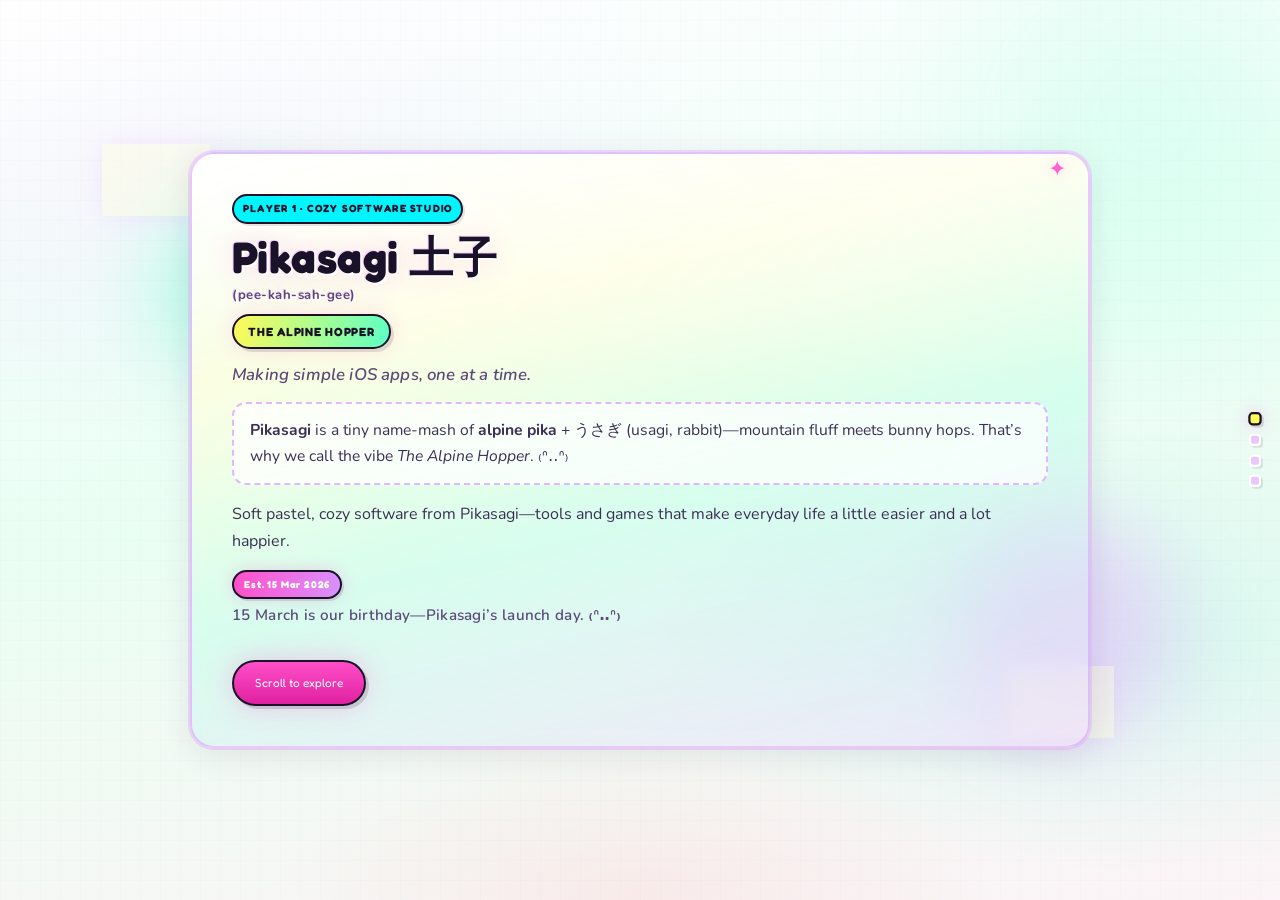
<file: index.html>
<!DOCTYPE html>
<html lang="en">
  <head>
    <meta charset="UTF-8" />
    <meta name="viewport" content="width=device-width, initial-scale=1.0" />
    <meta
      name="description"
      content="Pikasagi — cozy iOS studio (The Alpine Hopper). Making simple iOS apps, one at a time."
    />
    <title>Pikasagi | 土子</title>
    <link rel="icon" href="./image.png" type="image/png" />
    <link rel="apple-touch-icon" href="./image.png" />
    <link rel="preconnect" href="https://fonts.googleapis.com" />
    <link rel="preconnect" href="https://fonts.gstatic.com" crossorigin />
    <link
      href="https://fonts.googleapis.com/css2?family=Fredoka:wght@500;600;700&family=Nunito:wght@400;600;700&display=swap"
      rel="stylesheet"
    />
    <link rel="stylesheet" href="./styles.css" />
  </head>
  <body>
    <aside class="slide-nav" aria-label="Section navigation">
      <a href="#home" class="dot active" aria-label="Home"></a>
      <a href="#about" class="dot" aria-label="About"></a>
      <a href="#projects" class="dot" aria-label="Projects"></a>
      <a href="#hangout" class="dot" aria-label="Hangout"></a>
    </aside>

    <main>
      <section id="home" class="slide slide--hero">
        <div class="glow glow--mint" aria-hidden="true"></div>
        <div class="glow glow--lavender" aria-hidden="true"></div>
        <div class="pixel-cloud cloud-one" aria-hidden="true"></div>
        <div class="pixel-cloud cloud-two" aria-hidden="true"></div>
        <div class="content-card content-card--hero">
          <p class="eyebrow">player 1 · cozy software studio</p>
          <div class="title-stack">
            <h1>
              Pikasagi <span lang="zh-Hant">土子</span>
              <span class="brand-pronunciation">(pee-kah-sah-gee)</span>
            </h1>
            <p class="tag-badge" role="doc-subtitle">The Alpine Hopper</p>
            <p class="builder-tagline">Making simple iOS apps, one at a time.</p>
          </div>
          <p class="name-origin">
            <strong>Pikasagi</strong> is a tiny name-mash of <strong>alpine pika</strong>
            + <span lang="ja">うさぎ</span> (usagi, rabbit)—mountain fluff meets
            bunny hops. That’s why we call the vibe <em>The Alpine Hopper</em>.
            ₍ᐢ‥ᐢ₎
          </p>
          <p>
            Soft pastel, cozy software from Pikasagi—tools and games that make
            everyday life a little easier and a lot happier.
          </p>
          <p class="meta-line"><span class="meta-pill">Est. 15 Mar 2026</span></p>
          <p class="birthday-note">
            15 March is our birthday—Pikasagi’s launch day. ₍ᐢ‥ᐢ₎
          </p>
          <a href="#about" class="button">Scroll to explore</a>
        </div>
      </section>

      <section id="about" class="slide">
        <div class="content-card">
          <p class="eyebrow">about us</p>
          <h2>The Alpine Hopper studio</h2>
          <p>
            Pikasagi builds flat, playful software—pastel, calm, and a little
            whimsical. Think matte cards, gentle color, and tools that feel
            friendly the first time you open them.
          </p>
          <p>
            We think of our work as <strong>app building</strong>: careful and
            hands-on, one release at a time.
          </p>
          <p>
            The Alpine Hopper is our mascot spirit: part alpine pika, part
            <span lang="ja">うさぎ</span>, all bounce. We make things for
            players and anyone who wants a gentler, cuter interface to real
            life.
          </p>
        </div>
      </section>

      <section id="projects" class="slide">
        <div class="content-card">
          <p class="eyebrow">products</p>
          <h2>What we are building</h2>
          <div class="project-grid project-grid--split">
            <article class="project-tile project-tile--featured">
              <button
                type="button"
                class="project-toggle"
                aria-expanded="false"
                aria-controls="taxho-panel"
              >
                <span class="toggle-eyebrow">Tap card to open</span>
                <span class="product-title">TaxHo</span>
                <span class="toggle-hint">AI-supported tax companion for HK</span>
              </button>
              <div id="taxho-panel" class="project-detail">
                <p>
                  Our first app—an AI-supported receipt and tax record tracker
                  for Hong Kong, built so income, expenses, and
                  submission-ready records stay organized all year.
                </p>
                <p class="price-label">Current version</p>
                <p class="version-line">
                  <span class="version-badge">v1.03</span>
                  <span class="version-caption">Latest on the App Store</span>
                </p>
                <p class="price-label">Recent updates</p>
                <ul class="changelog-list">
                  <li>
                    <strong>v1.03</strong> — Import <strong>photos</strong> and
                    <strong>PDFs</strong> as tax items: snap a receipt or drop
                    a document and turn it into a tax item—a feature we’re
                    proud of.
                  </li>
                </ul>
                <p class="price-label">Pricing (App Store)</p>
                <ul class="price-list">
                  <li><strong>HK$8</strong> / month</li>
                  <li><strong>HK$68</strong> / year</li>
                  <li><strong>HK$128</strong> lifetime</li>
                </ul>
                <p>
                  Want an <strong>early supporter</strong> deal? Email us or
                  send a DM on Instagram—we’re happy to chat.
                </p>
                <p class="price-label">TaxHo links</p>
                <p>
                  <a
                    href="https://apps.apple.com/hk/app/taxho/id6761427267?l=en-GB"
                    target="_blank"
                    rel="noreferrer"
                    >View TaxHo on the App Store</a
                  >
                </p>
                <p>
                  <a href="./taxho-support.html">TaxHo support &amp; contact</a>
                  ·
                  <a href="./taxho-privacy.html">TaxHo Privacy Policy</a>
                </p>
              </div>
            </article>
            <article class="project-tile project-tile--soon">
              <button
                type="button"
                class="project-toggle"
                aria-expanded="false"
                aria-controls="phogogo-panel"
              >
                <span class="toggle-eyebrow">Tap card to open</span>
                <span class="product-title">phogogo</span>
                <span class="toggle-hint">A cozy clear-out for your camera roll</span>
                <span class="soon-badge">Coming soon</span>
              </button>
              <div id="phogogo-panel" class="project-detail">
                <p>
                  Our next app—a short, gentle pass through the photos already
                  on your phone. Keep the ones you love, let the rest go, and
                  leave the camera roll feeling a little lighter.
                </p>
                <p>
                  Still hopping toward the App Store. Same soft pastel heart,
                  one small round at a time. ₍ᐢ‥ᐢ₎
                </p>
                <p class="price-label">phogogo links</p>
                <p>
                  <a href="./phogogo-support.html">phogogo support &amp; contact</a>
                  ·
                  <a href="./phogogo-privacy.html">phogogo Privacy Policy</a>
                </p>
              </div>
            </article>
          </div>
        </div>
      </section>

      <section id="hangout" class="slide">
        <div class="content-card content-card--hangout">
          <div class="hangout-header">
            <img
              class="brand-avatar"
              src="./image.png"
              width="80"
              height="80"
              alt="Pikasagi"
            />
            <div class="hangout-header-text">
              <p class="eyebrow">hangout</p>
              <h2>The soft hangout</h2>
            </div>
          </div>
          <p>
            This is the comfy corner: a quiet place to say hi, share feedback, or
            toss a silly idea our way. No loud feed—just friendly, low-pressure
            chat when you feel like it.
          </p>
          <p>
            <strong>Early supporter?</strong> Ask us about TaxHo or the coming
            phogogo by email or IG DM; we’d love to welcome you in.
          </p>
          <p>
            <strong>Thoughts welcome:</strong> rough ideas, wishlists, or “this
            made my day”—share whatever’s on your mind.
          </p>
          <ul class="hangout-pill-list">
            <li>Kindness first · no pressure</li>
            <li>Feedback welcome · rough drafts OK</li>
          </ul>
          <p class="price-label">Say hi</p>
          <ul class="link-list">
            <li><a href="mailto:admin@pikasagi.com">admin@pikasagi.com</a></li>
            <li>
              <a
                href="https://www.instagram.com/pikasagi"
                target="_blank"
                rel="noreferrer"
                >Instagram</a
              >
            </li>
          </ul>
          <footer class="site-footer">
            <p class="footer-company">
              <strong>Pikasagi</strong>
            </p>
            <p class="footer-legal">
              <a href="./privacy.html">Privacy Policy</a>
              ·
              <a href="./terms.html">Terms of Use</a>
            </p>
            <p class="footer-copy">© 2026 Pikasagi. All rights reserved.</p>
          </footer>
        </div>
      </section>
    </main>

    <script src="./script.js"></script>
  </body>
</html>
</file>
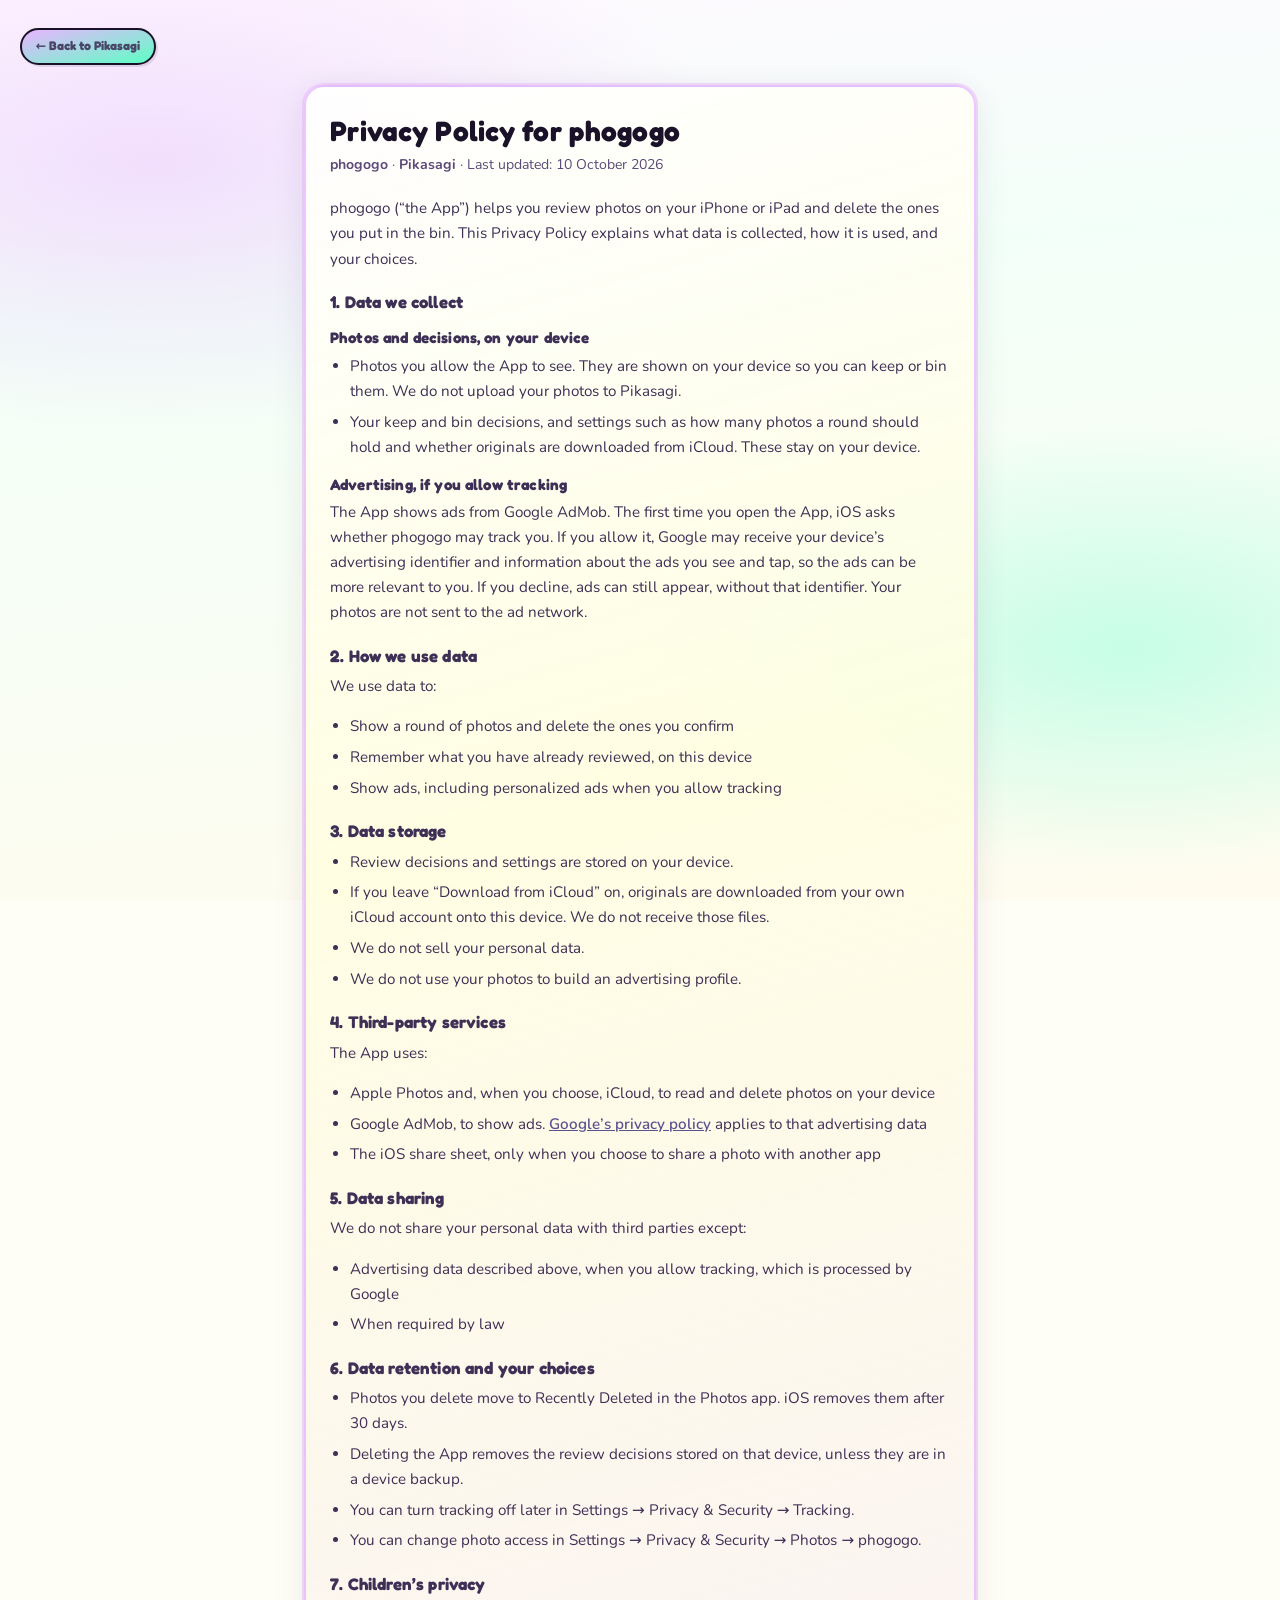
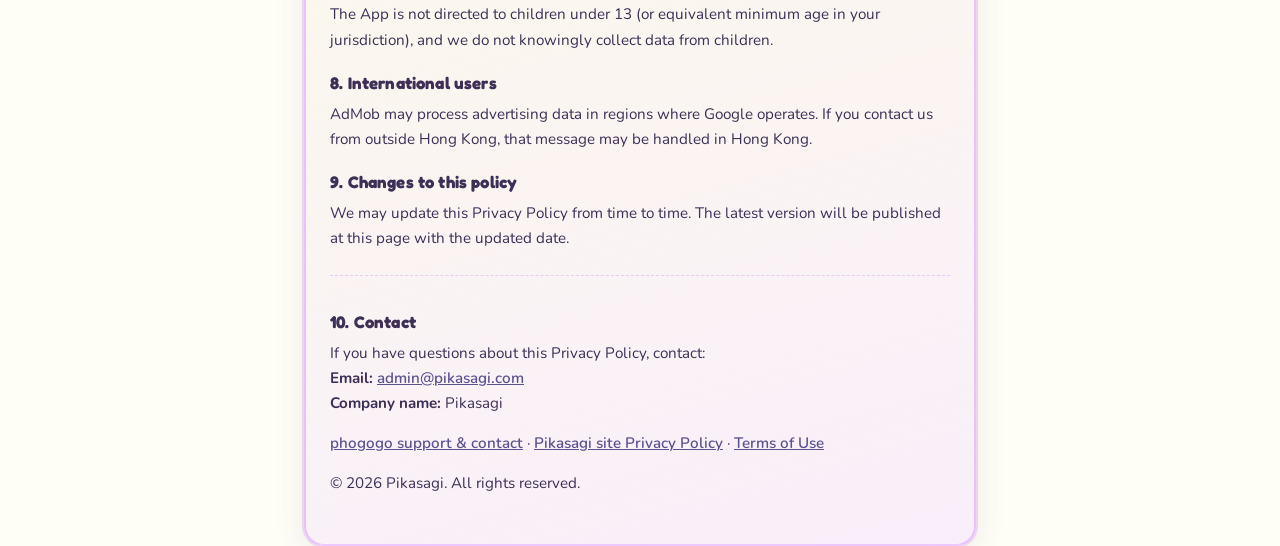
<file: phogogo-privacy.html>
<!DOCTYPE html>
<html lang="en">
  <head>
    <meta charset="UTF-8" />
    <meta name="viewport" content="width=device-width, initial-scale=1.0" />
    <meta
      name="description"
      content="Privacy Policy for the phogogo app by Pikasagi."
    />
    <title>phogogo — Privacy Policy | Pikasagi</title>
    <link rel="icon" href="./image.png" type="image/png" />
    <link rel="apple-touch-icon" href="./image.png" />
    <link rel="preconnect" href="https://fonts.googleapis.com" />
    <link rel="preconnect" href="https://fonts.gstatic.com" crossorigin />
    <link
      href="https://fonts.googleapis.com/css2?family=Fredoka:wght@500;600;700&family=Nunito:wght@400;600;700&display=swap"
      rel="stylesheet"
    />
    <link rel="stylesheet" href="./styles.css" />
  </head>
  <body class="page-legal">
    <a class="legal-back" href="./index.html#projects">← Back to Pikasagi</a>
    <article class="legal-doc">
      <h1>Privacy Policy for phogogo</h1>
      <p class="legal-meta">
        <strong>phogogo</strong> · <strong>Pikasagi</strong> · Last updated:
        10 October 2026
      </p>

      <p>
        phogogo (“the App”) helps you review photos on your iPhone or iPad and
        delete the ones you put in the bin. This Privacy Policy explains what
        data is collected, how it is used, and your choices.
      </p>

      <h2>1. Data we collect</h2>

      <h3>Photos and decisions, on your device</h3>
      <ul>
        <li>
          Photos you allow the App to see. They are shown on your device so you
          can keep or bin them. We do not upload your photos to Pikasagi.
        </li>
        <li>
          Your keep and bin decisions, and settings such as how many photos a
          round should hold and whether originals are downloaded from iCloud.
          These stay on your device.
        </li>
      </ul>

      <h3>Advertising, if you allow tracking</h3>
      <p>
        The App shows ads from Google AdMob. The first time you open the App,
        iOS asks whether phogogo may track you. If you allow it, Google may
        receive your device’s advertising identifier and information about the
        ads you see and tap, so the ads can be more relevant to you. If you
        decline, ads can still appear, without that identifier. Your photos are
        not sent to the ad network.
      </p>

      <h2>2. How we use data</h2>
      <p>We use data to:</p>
      <ul>
        <li>Show a round of photos and delete the ones you confirm</li>
        <li>Remember what you have already reviewed, on this device</li>
        <li>Show ads, including personalized ads when you allow tracking</li>
      </ul>

      <h2>3. Data storage</h2>
      <ul>
        <li>Review decisions and settings are stored on your device.</li>
        <li>
          If you leave “Download from iCloud” on, originals are downloaded from
          your own iCloud account onto this device. We do not receive those
          files.
        </li>
        <li>We do not sell your personal data.</li>
        <li>We do not use your photos to build an advertising profile.</li>
      </ul>

      <h2>4. Third-party services</h2>
      <p>The App uses:</p>
      <ul>
        <li>
          Apple Photos and, when you choose, iCloud, to read and delete photos
          on your device
        </li>
        <li>
          Google AdMob, to show ads.
          <a href="https://policies.google.com/privacy">Google’s privacy policy</a>
          applies to that advertising data
        </li>
        <li>
          The iOS share sheet, only when you choose to share a photo with
          another app
        </li>
      </ul>

      <h2>5. Data sharing</h2>
      <p>We do not share your personal data with third parties except:</p>
      <ul>
        <li>
          Advertising data described above, when you allow tracking, which is
          processed by Google
        </li>
        <li>When required by law</li>
      </ul>

      <h2>6. Data retention and your choices</h2>
      <ul>
        <li>
          Photos you delete move to Recently Deleted in the Photos app. iOS
          removes them after 30 days.
        </li>
        <li>
          Deleting the App removes the review decisions stored on that device,
          unless they are in a device backup.
        </li>
        <li>
          You can turn tracking off later in Settings → Privacy &amp; Security →
          Tracking.
        </li>
        <li>
          You can change photo access in Settings → Privacy &amp; Security →
          Photos → phogogo.
        </li>
      </ul>

      <h2>7. Children’s privacy</h2>
      <p>
        The App is not directed to children under 13 (or equivalent minimum age
        in your jurisdiction), and we do not knowingly collect data from
        children.
      </p>

      <h2>8. International users</h2>
      <p>
        AdMob may process advertising data in regions where Google operates. If
        you contact us from outside Hong Kong, that message may be handled in
        Hong Kong.
      </p>

      <h2>9. Changes to this policy</h2>
      <p>
        We may update this Privacy Policy from time to time. The latest version
        will be published at this page with the updated date.
      </p>

      <div class="legal-contact">
        <h2>10. Contact</h2>
        <p>
          If you have questions about this Privacy Policy, contact:<br />
          <strong>Email:</strong>
          <a href="mailto:admin@pikasagi.com">admin@pikasagi.com</a
          ><br />
          <strong>Company name:</strong> Pikasagi
        </p>
        <p>
          <a href="./phogogo-support.html">phogogo support &amp; contact</a>
          ·
          <a href="./privacy.html">Pikasagi site Privacy Policy</a>
          ·
          <a href="./terms.html">Terms of Use</a>
        </p>
        <p>© 2026 Pikasagi. All rights reserved.</p>
      </div>
    </article>
  </body>
</html>
</file>
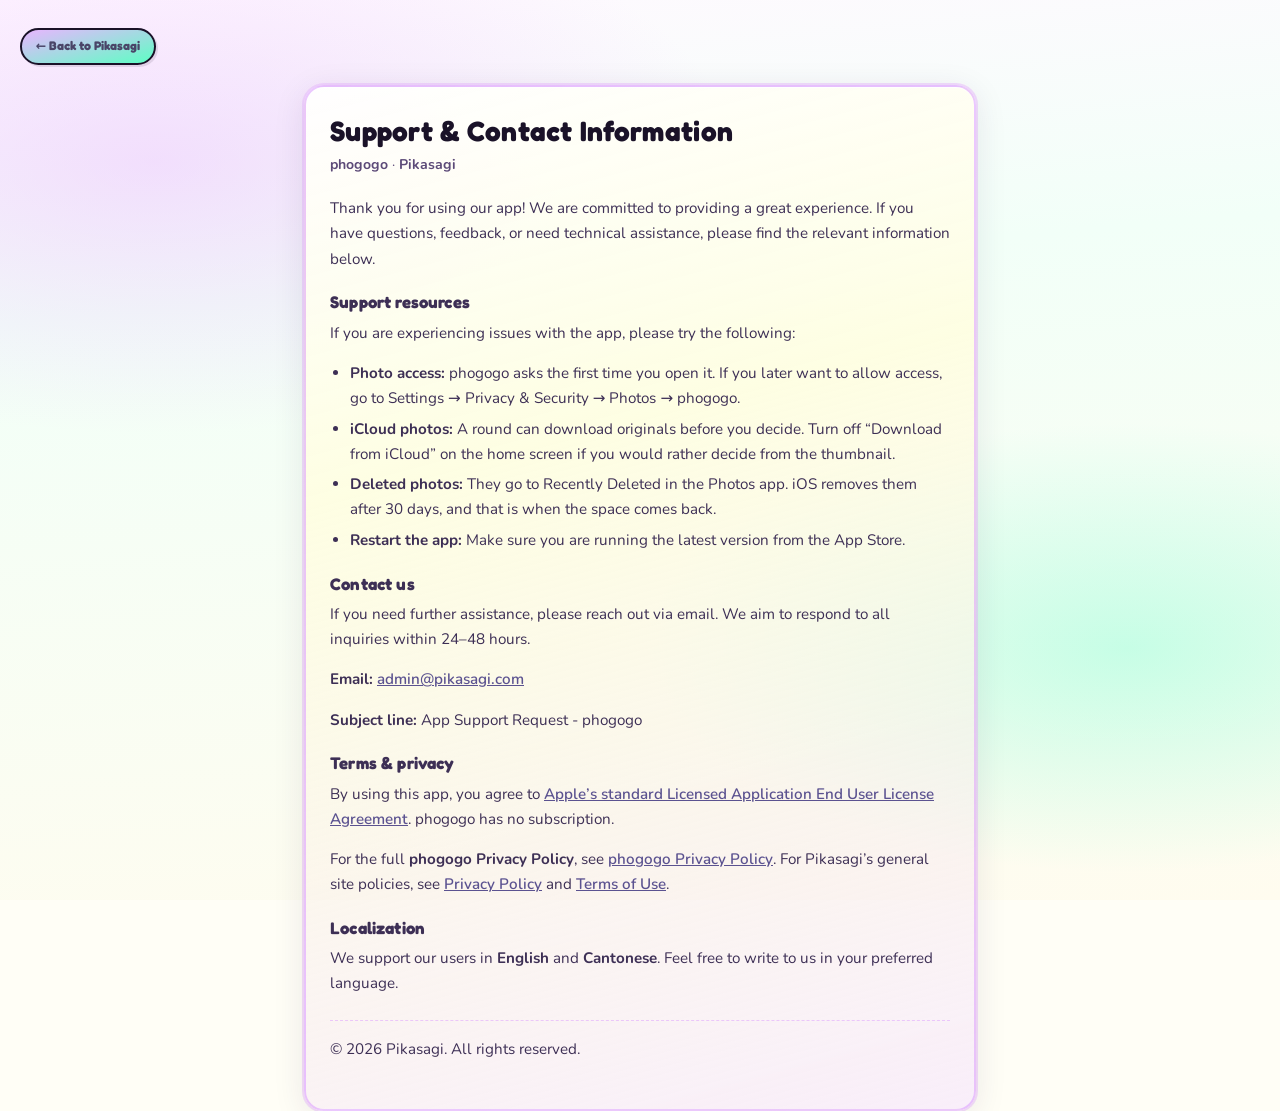
<file: phogogo-support.html>
<!DOCTYPE html>
<html lang="en">
  <head>
    <meta charset="UTF-8" />
    <meta name="viewport" content="width=device-width, initial-scale=1.0" />
    <meta
      name="description"
      content="Support and contact information for phogogo by Pikasagi."
    />
    <title>phogogo — Support &amp; Contact | Pikasagi</title>
    <link rel="icon" href="./image.png" type="image/png" />
    <link rel="apple-touch-icon" href="./image.png" />
    <link rel="preconnect" href="https://fonts.googleapis.com" />
    <link rel="preconnect" href="https://fonts.gstatic.com" crossorigin />
    <link
      href="https://fonts.googleapis.com/css2?family=Fredoka:wght@500;600;700&family=Nunito:wght@400;600;700&display=swap"
      rel="stylesheet"
    />
    <link rel="stylesheet" href="./styles.css" />
  </head>
  <body class="page-legal">
    <a class="legal-back" href="./index.html#projects">← Back to Pikasagi</a>
    <article class="legal-doc">
      <h1>Support &amp; Contact Information</h1>
      <p class="legal-meta"><strong>phogogo</strong> · <strong>Pikasagi</strong></p>

      <p>
        Thank you for using our app! We are committed to providing a great
        experience. If you have questions, feedback, or need technical
        assistance, please find the relevant information below.
      </p>

      <h2>Support resources</h2>
      <p>If you are experiencing issues with the app, please try the following:</p>
      <ul>
        <li>
          <strong>Photo access:</strong> phogogo asks the first time you open
          it. If you later want to allow access, go to Settings → Privacy &amp;
          Security → Photos → phogogo.
        </li>
        <li>
          <strong>iCloud photos:</strong> A round can download originals before
          you decide. Turn off “Download from iCloud” on the home screen if you
          would rather decide from the thumbnail.
        </li>
        <li>
          <strong>Deleted photos:</strong> They go to Recently Deleted in the
          Photos app. iOS removes them after 30 days, and that is when the
          space comes back.
        </li>
        <li>
          <strong>Restart the app:</strong> Make sure you are running the latest
          version from the App Store.
        </li>
      </ul>

      <h2>Contact us</h2>
      <p>
        If you need further assistance, please reach out via email. We aim to
        respond to all inquiries within 24–48 hours.
      </p>
      <p>
        <strong>Email:</strong>
        <a href="mailto:admin@pikasagi.com?subject=App%20Support%20Request%20-%20phogogo"
          >admin@pikasagi.com</a
        >
      </p>
      <p><strong>Subject line:</strong> App Support Request - phogogo</p>

      <h2>Terms &amp; privacy</h2>
      <p>
        By using this app, you agree to
        <a href="https://www.apple.com/legal/internet-services/itunes/dev/stdeula/"
          >Apple’s standard Licensed Application End User License Agreement</a
        >. phogogo has no subscription.
      </p>
      <p>
        For the full <strong>phogogo Privacy Policy</strong>, see
        <a href="./phogogo-privacy.html">phogogo Privacy Policy</a>. For
        Pikasagi’s general site policies, see
        <a href="./privacy.html">Privacy Policy</a> and
        <a href="./terms.html">Terms of Use</a>.
      </p>

      <h2>Localization</h2>
      <p>
        We support our users in <strong>English</strong> and
        <strong>Cantonese</strong>. Feel free to write to us in your preferred
        language.
      </p>

      <div class="legal-contact">
        <p>© 2026 Pikasagi. All rights reserved.</p>
      </div>
    </article>
  </body>
</html>
</file>
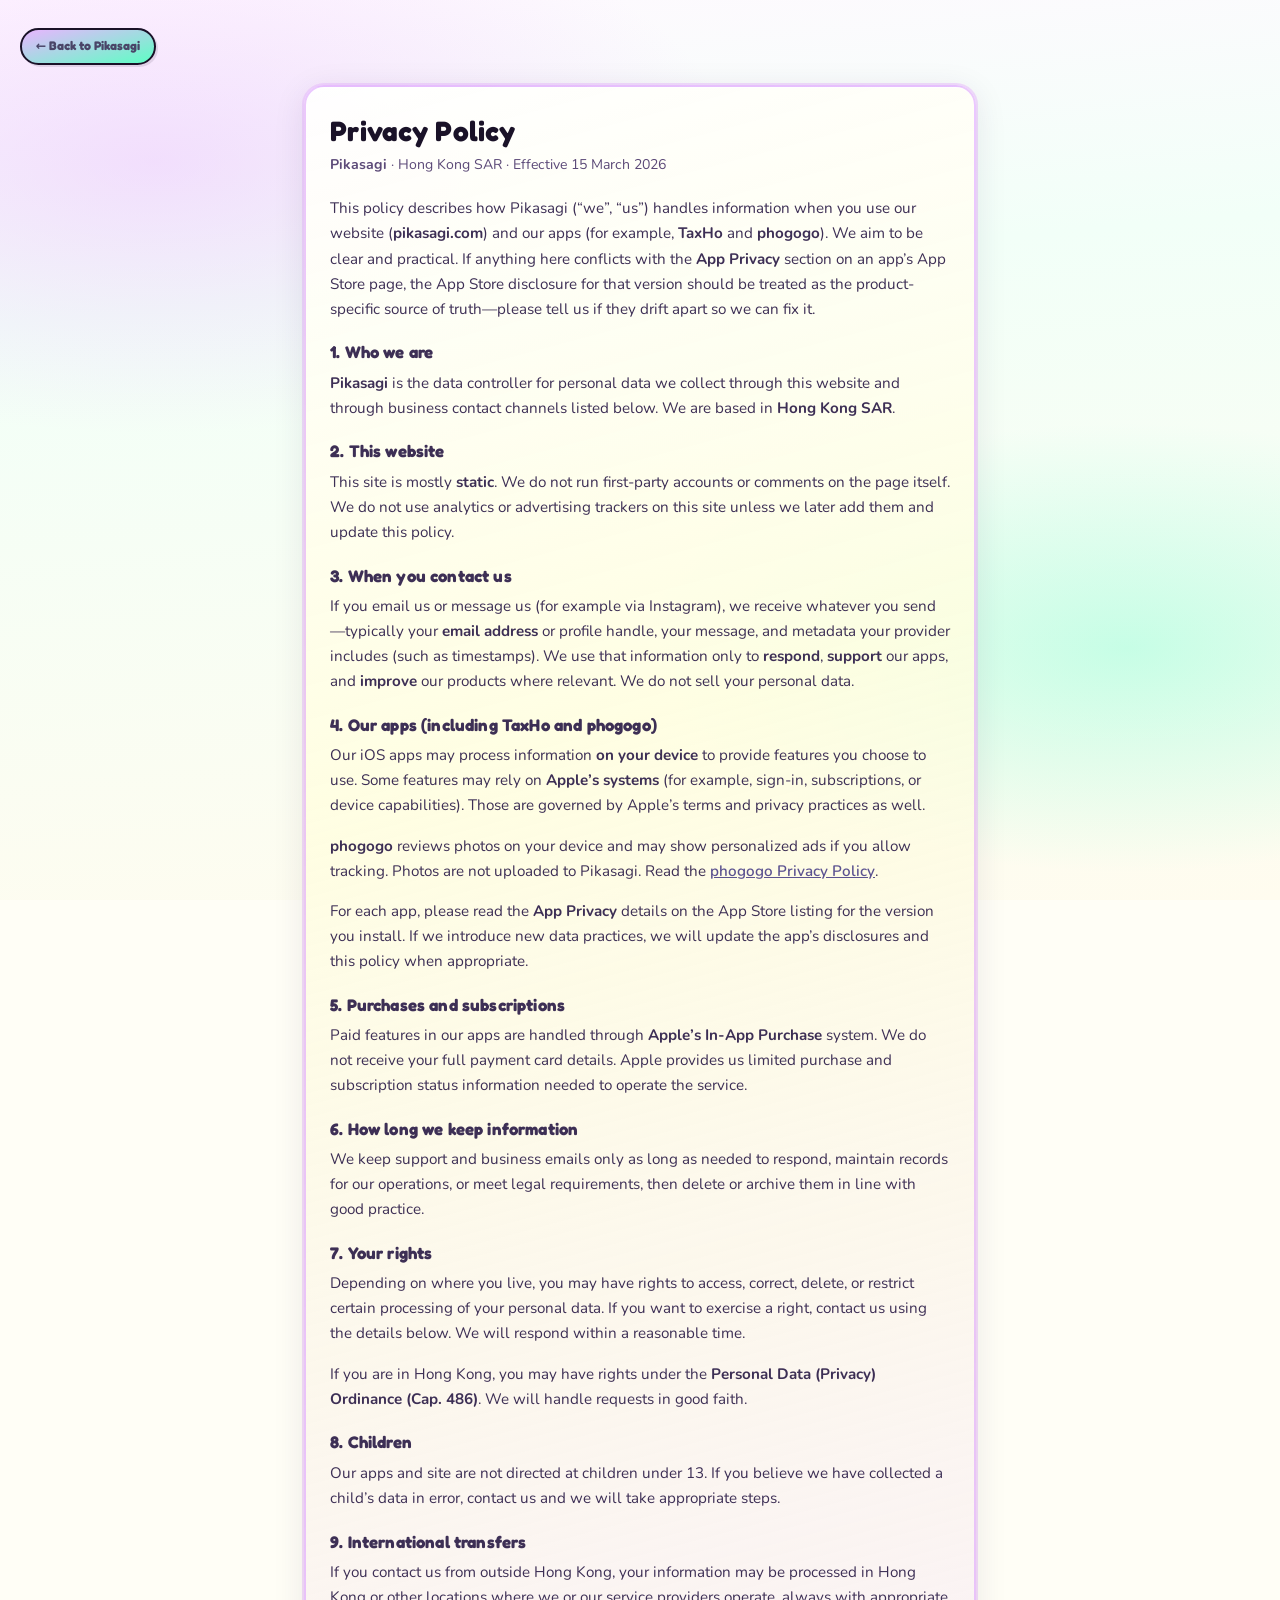
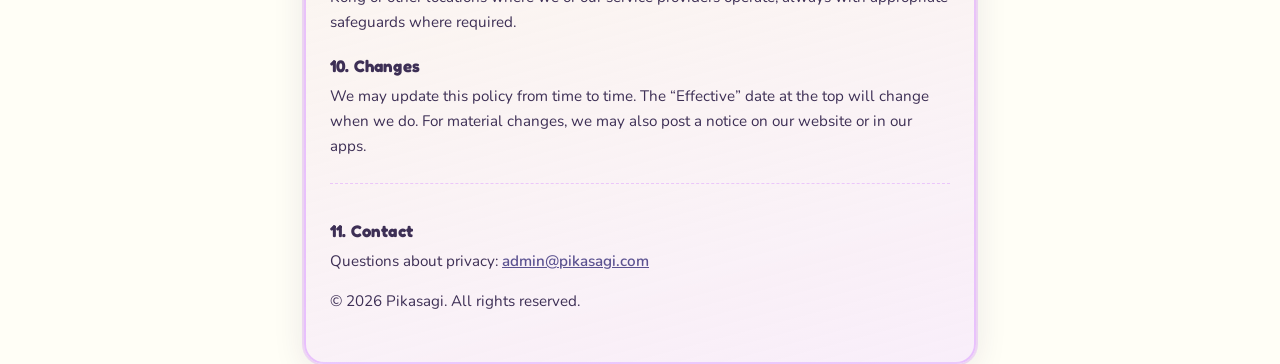
<file: privacy.html>
<!DOCTYPE html>
<html lang="en">
  <head>
    <meta charset="UTF-8" />
    <meta name="viewport" content="width=device-width, initial-scale=1.0" />
    <meta
      name="description"
      content="Privacy Policy for Pikasagi, Hong Kong SAR."
    />
    <title>Privacy Policy | Pikasagi</title>
    <link rel="icon" href="./image.png" type="image/png" />
    <link rel="apple-touch-icon" href="./image.png" />
    <link rel="preconnect" href="https://fonts.googleapis.com" />
    <link rel="preconnect" href="https://fonts.gstatic.com" crossorigin />
    <link
      href="https://fonts.googleapis.com/css2?family=Fredoka:wght@500;600;700&family=Nunito:wght@400;600;700&display=swap"
      rel="stylesheet"
    />
    <link rel="stylesheet" href="./styles.css" />
  </head>
  <body class="page-legal">
    <a class="legal-back" href="./index.html">← Back to Pikasagi</a>
    <article class="legal-doc">
      <h1>Privacy Policy</h1>
      <p class="legal-meta">
        <strong>Pikasagi</strong> · Hong Kong SAR · Effective 15 March 2026
      </p>

      <p>
        This policy describes how Pikasagi (“we”, “us”) handles information when
        you use our website (<strong>pikasagi.com</strong>) and our apps (for
        example, <strong>TaxHo</strong> and <strong>phogogo</strong>). We aim to be clear and practical. If
        anything here conflicts with the <strong>App Privacy</strong> section on
        an app’s App Store page, the App Store disclosure for that version
        should be treated as the product-specific source of truth—please tell
        us if they drift apart so we can fix it.
      </p>

      <h2>1. Who we are</h2>
      <p>
        <strong>Pikasagi</strong> is the data controller for personal data we
        collect through this website and through business contact channels listed
        below. We are based in <strong>Hong Kong SAR</strong>.
      </p>

      <h2>2. This website</h2>
      <p>
        This site is mostly <strong>static</strong>. We do not run
        first-party accounts or comments on the page itself. We do not use
        analytics or advertising trackers on this site unless we later add them
        and update this policy.
      </p>

      <h2>3. When you contact us</h2>
      <p>
        If you email us or message us (for example via Instagram), we receive
        whatever you send—typically your <strong>email address</strong> or
        profile handle, your message, and metadata your provider includes (such
        as timestamps). We use that information only to <strong>respond</strong>,
        <strong>support</strong> our apps, and <strong>improve</strong> our
        products where relevant. We do not sell your personal data.
      </p>

      <h2>4. Our apps (including TaxHo and phogogo)</h2>
      <p>
        Our iOS apps may process information <strong>on your device</strong> to
        provide features you choose to use. Some features may rely on
        <strong>Apple’s systems</strong> (for example, sign-in, subscriptions, or
        device capabilities). Those are governed by Apple’s terms and privacy
        practices as well.
      </p>
      <p>
        <strong>phogogo</strong> reviews photos on your device and may show
        personalized ads if you allow tracking. Photos are not uploaded to
        Pikasagi. Read the
        <a href="./phogogo-privacy.html">phogogo Privacy Policy</a>.
      </p>
      <p>
        For each app, please read the <strong>App Privacy</strong> details on
        the App Store listing for the version you install. If we introduce new
        data practices, we will update the app’s disclosures and this policy
        when appropriate.
      </p>

      <h2>5. Purchases and subscriptions</h2>
      <p>
        Paid features in our apps are handled through <strong>Apple’s In-App
        Purchase</strong> system. We do not receive your full payment card
        details. Apple provides us limited purchase and subscription status
        information needed to operate the service.
      </p>

      <h2>6. How long we keep information</h2>
      <p>
        We keep support and business emails only as long as needed to respond,
        maintain records for our operations, or meet legal requirements, then
        delete or archive them in line with good practice.
      </p>

      <h2>7. Your rights</h2>
      <p>
        Depending on where you live, you may have rights to access, correct,
        delete, or restrict certain processing of your personal data. If you want
        to exercise a right, contact us using the details below. We will
        respond within a reasonable time.
      </p>
      <p>
        If you are in Hong Kong, you may have rights under the
        <strong>Personal Data (Privacy) Ordinance (Cap. 486)</strong>. We will
        handle requests in good faith.
      </p>

      <h2>8. Children</h2>
      <p>
        Our apps and site are not directed at children under 13. If you believe
        we have collected a child’s data in error, contact us and we will take
        appropriate steps.
      </p>

      <h2>9. International transfers</h2>
      <p>
        If you contact us from outside Hong Kong, your information may be
        processed in Hong Kong or other locations where we or our service
        providers operate, always with appropriate safeguards where required.
      </p>

      <h2>10. Changes</h2>
      <p>
        We may update this policy from time to time. The “Effective” date at the
        top will change when we do. For material changes, we may also post a
        notice on our website or in our apps.
      </p>

      <div class="legal-contact">
        <h2>11. Contact</h2>
        <p>
          Questions about privacy:
          <a href="mailto:admin@pikasagi.com">admin@pikasagi.com</a>
        </p>
        <p>© 2026 Pikasagi. All rights reserved.</p>
      </div>
    </article>
  </body>
</html>
</file>
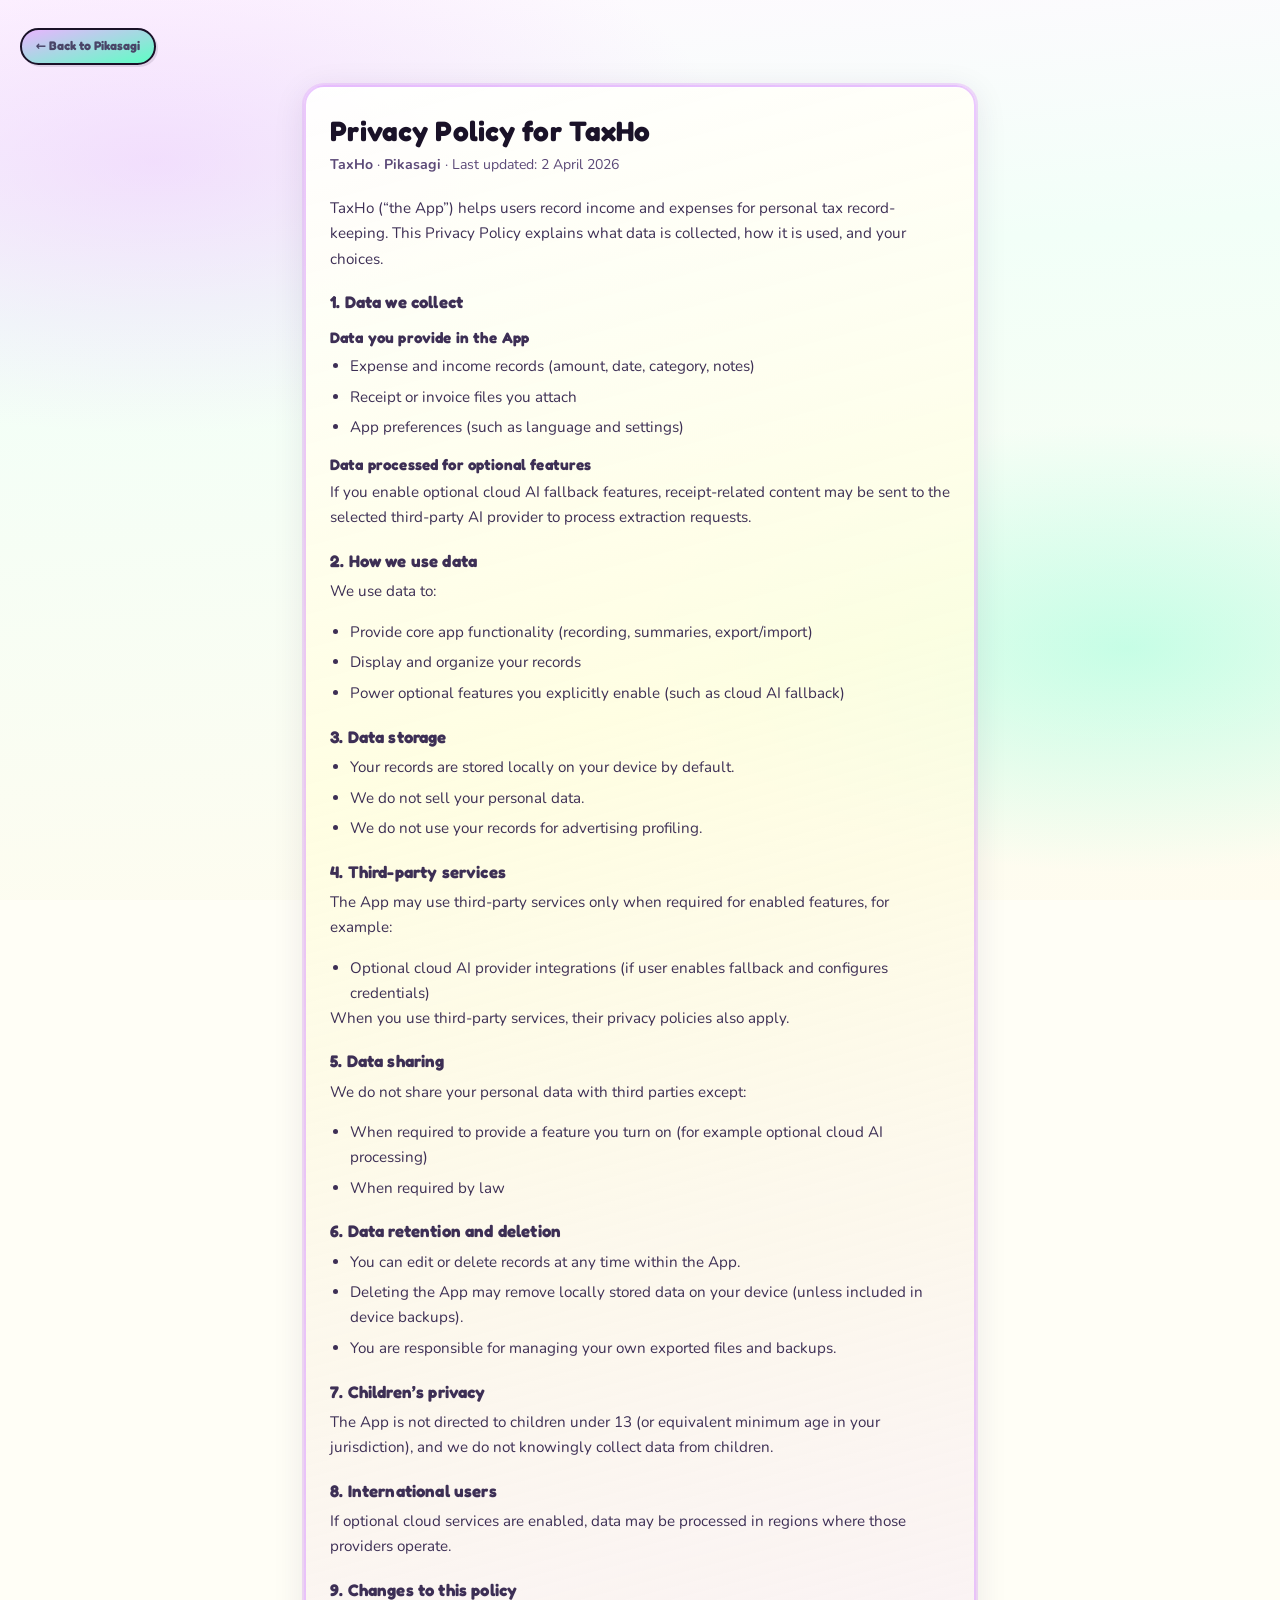
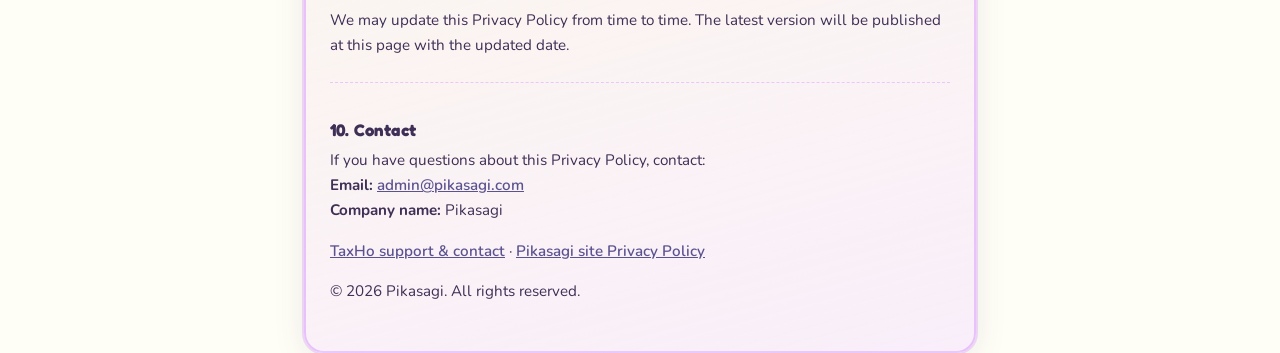
<file: taxho-privacy.html>
<!DOCTYPE html>
<html lang="en">
  <head>
    <meta charset="UTF-8" />
    <meta name="viewport" content="width=device-width, initial-scale=1.0" />
    <meta
      name="description"
      content="Privacy Policy for the TaxHo app by Pikasagi."
    />
    <title>TaxHo — Privacy Policy | Pikasagi</title>
    <link rel="icon" href="./image.png" type="image/png" />
    <link rel="apple-touch-icon" href="./image.png" />
    <link rel="preconnect" href="https://fonts.googleapis.com" />
    <link rel="preconnect" href="https://fonts.gstatic.com" crossorigin />
    <link
      href="https://fonts.googleapis.com/css2?family=Fredoka:wght@500;600;700&family=Nunito:wght@400;600;700&display=swap"
      rel="stylesheet"
    />
    <link rel="stylesheet" href="./styles.css" />
  </head>
  <body class="page-legal">
    <a class="legal-back" href="./index.html#projects">← Back to Pikasagi</a>
    <article class="legal-doc">
      <h1>Privacy Policy for TaxHo</h1>
      <p class="legal-meta">
        <strong>TaxHo</strong> · <strong>Pikasagi</strong> · Last updated:
        2 April 2026
      </p>

      <p>
        TaxHo (“the App”) helps users record income and expenses for personal
        tax record-keeping. This Privacy Policy explains what data is
        collected, how it is used, and your choices.
      </p>

      <h2>1. Data we collect</h2>

      <h3>Data you provide in the App</h3>
      <ul>
        <li>Expense and income records (amount, date, category, notes)</li>
        <li>Receipt or invoice files you attach</li>
        <li>App preferences (such as language and settings)</li>
      </ul>

      <h3>Data processed for optional features</h3>
      <p>
        If you enable optional cloud AI fallback features, receipt-related
        content may be sent to the selected third-party AI provider to process
        extraction requests.
      </p>

      <h2>2. How we use data</h2>
      <p>We use data to:</p>
      <ul>
        <li>
          Provide core app functionality (recording, summaries, export/import)
        </li>
        <li>Display and organize your records</li>
        <li>
          Power optional features you explicitly enable (such as cloud AI
          fallback)
        </li>
      </ul>

      <h2>3. Data storage</h2>
      <ul>
        <li>Your records are stored locally on your device by default.</li>
        <li>We do not sell your personal data.</li>
        <li>We do not use your records for advertising profiling.</li>
      </ul>

      <h2>4. Third-party services</h2>
      <p>
        The App may use third-party services only when required for enabled
        features, for example:
      </p>
      <ul>
        <li>
          Optional cloud AI provider integrations (if user enables fallback and
          configures credentials)
        </li>
      </ul>
      <p>
        When you use third-party services, their privacy policies also apply.
      </p>

      <h2>5. Data sharing</h2>
      <p>We do not share your personal data with third parties except:</p>
      <ul>
        <li>
          When required to provide a feature you turn on (for example optional
          cloud AI processing)
        </li>
        <li>When required by law</li>
      </ul>

      <h2>6. Data retention and deletion</h2>
      <ul>
        <li>You can edit or delete records at any time within the App.</li>
        <li>
          Deleting the App may remove locally stored data on your device
          (unless included in device backups).
        </li>
        <li>You are responsible for managing your own exported files and backups.</li>
      </ul>

      <h2>7. Children’s privacy</h2>
      <p>
        The App is not directed to children under 13 (or equivalent minimum age
        in your jurisdiction), and we do not knowingly collect data from
        children.
      </p>

      <h2>8. International users</h2>
      <p>
        If optional cloud services are enabled, data may be processed in
        regions where those providers operate.
      </p>

      <h2>9. Changes to this policy</h2>
      <p>
        We may update this Privacy Policy from time to time. The latest version
        will be published at this page with the updated date.
      </p>

      <div class="legal-contact">
        <h2>10. Contact</h2>
        <p>
          If you have questions about this Privacy Policy, contact:<br />
          <strong>Email:</strong>
          <a href="mailto:admin@pikasagi.com">admin@pikasagi.com</a
          ><br />
          <strong>Company name:</strong> Pikasagi
        </p>
        <p>
          <a href="./taxho-support.html">TaxHo support &amp; contact</a>
          ·
          <a href="./privacy.html">Pikasagi site Privacy Policy</a>
        </p>
        <p>© 2026 Pikasagi. All rights reserved.</p>
      </div>
    </article>
  </body>
</html>
</file>
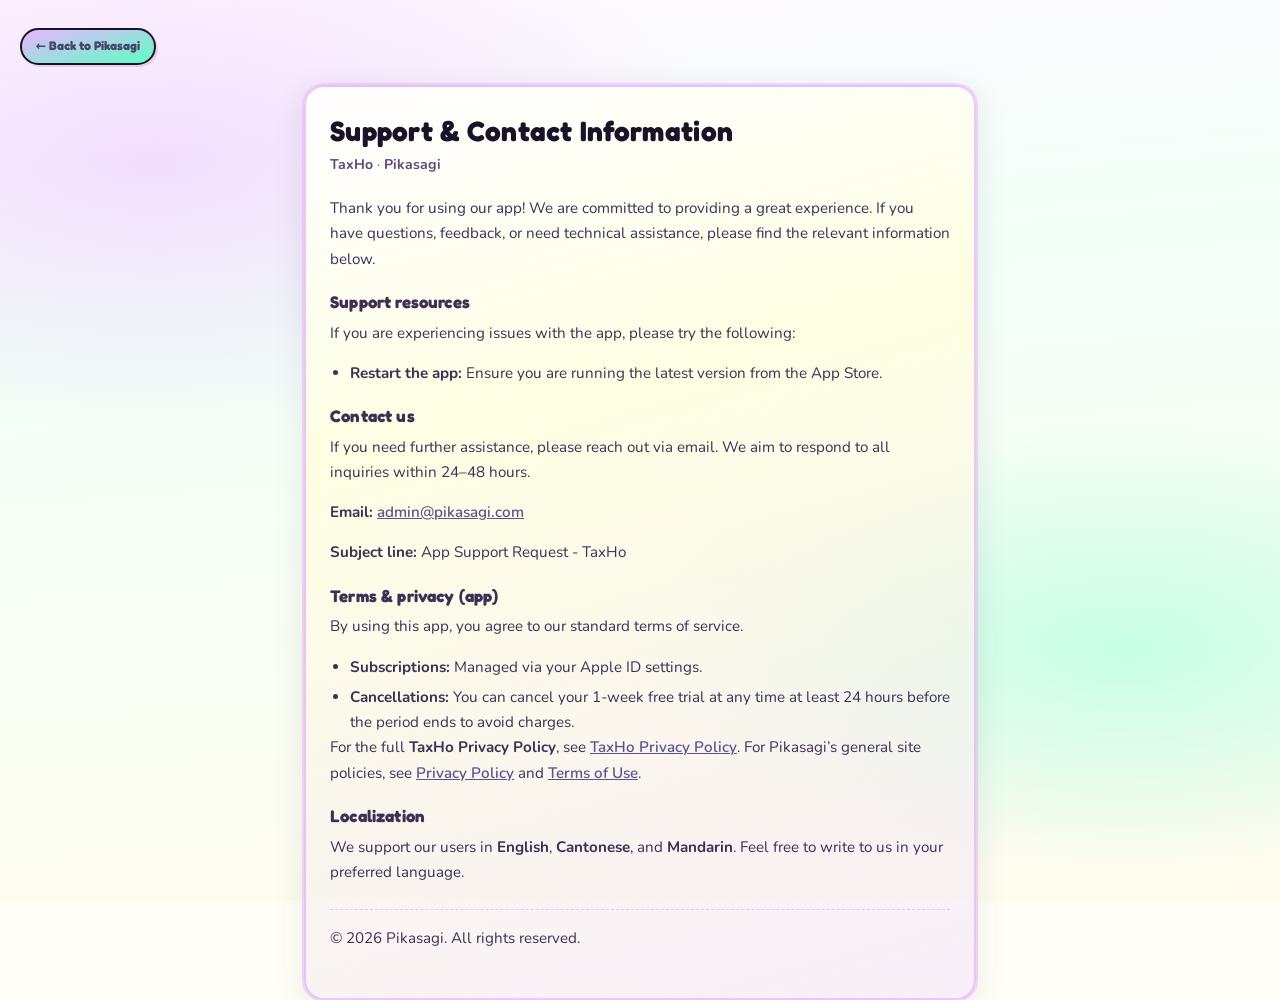
<file: taxho-support.html>
<!DOCTYPE html>
<html lang="en">
  <head>
    <meta charset="UTF-8" />
    <meta name="viewport" content="width=device-width, initial-scale=1.0" />
    <meta
      name="description"
      content="Support and contact information for TaxHo by Pikasagi."
    />
    <title>TaxHo — Support &amp; Contact | Pikasagi</title>
    <link rel="icon" href="./image.png" type="image/png" />
    <link rel="apple-touch-icon" href="./image.png" />
    <link rel="preconnect" href="https://fonts.googleapis.com" />
    <link rel="preconnect" href="https://fonts.gstatic.com" crossorigin />
    <link
      href="https://fonts.googleapis.com/css2?family=Fredoka:wght@500;600;700&family=Nunito:wght@400;600;700&display=swap"
      rel="stylesheet"
    />
    <link rel="stylesheet" href="./styles.css" />
  </head>
  <body class="page-legal">
    <a class="legal-back" href="./index.html#projects">← Back to Pikasagi</a>
    <article class="legal-doc">
      <h1>Support &amp; Contact Information</h1>
      <p class="legal-meta"><strong>TaxHo</strong> · <strong>Pikasagi</strong></p>

      <p>
        Thank you for using our app! We are committed to providing a great
        experience. If you have questions, feedback, or need technical
        assistance, please find the relevant information below.
      </p>

      <h2>Support resources</h2>
      <p>If you are experiencing issues with the app, please try the following:</p>
      <ul>
        <li>
          <strong>Restart the app:</strong> Ensure you are running the latest
          version from the App Store.
        </li>
      </ul>

      <h2>Contact us</h2>
      <p>
        If you need further assistance, please reach out via email. We aim to
        respond to all inquiries within 24–48 hours.
      </p>
      <p>
        <strong>Email:</strong>
        <a href="mailto:admin@pikasagi.com?subject=App%20Support%20Request%20-%20TaxHo"
          >admin@pikasagi.com</a
        >
      </p>
      <p><strong>Subject line:</strong> App Support Request - TaxHo</p>

      <h2>Terms &amp; privacy (app)</h2>
      <p>By using this app, you agree to our standard terms of service.</p>
      <ul>
        <li>
          <strong>Subscriptions:</strong> Managed via your Apple ID settings.
        </li>
        <li>
          <strong>Cancellations:</strong> You can cancel your 1-week free trial
          at any time at least 24 hours before the period ends to avoid
          charges.
        </li>
      </ul>
      <p>
        For the full <strong>TaxHo Privacy Policy</strong>, see
        <a href="./taxho-privacy.html">TaxHo Privacy Policy</a>. For Pikasagi’s
        general site policies, see
        <a href="./privacy.html">Privacy Policy</a> and
        <a href="./terms.html">Terms of Use</a>.
      </p>

      <h2>Localization</h2>
      <p>
        We support our users in <strong>English</strong>,
        <strong>Cantonese</strong>, and <strong>Mandarin</strong>. Feel free to
        write to us in your preferred language.
      </p>

      <div class="legal-contact">
        <p>© 2026 Pikasagi. All rights reserved.</p>
      </div>
    </article>
  </body>
</html>
</file>
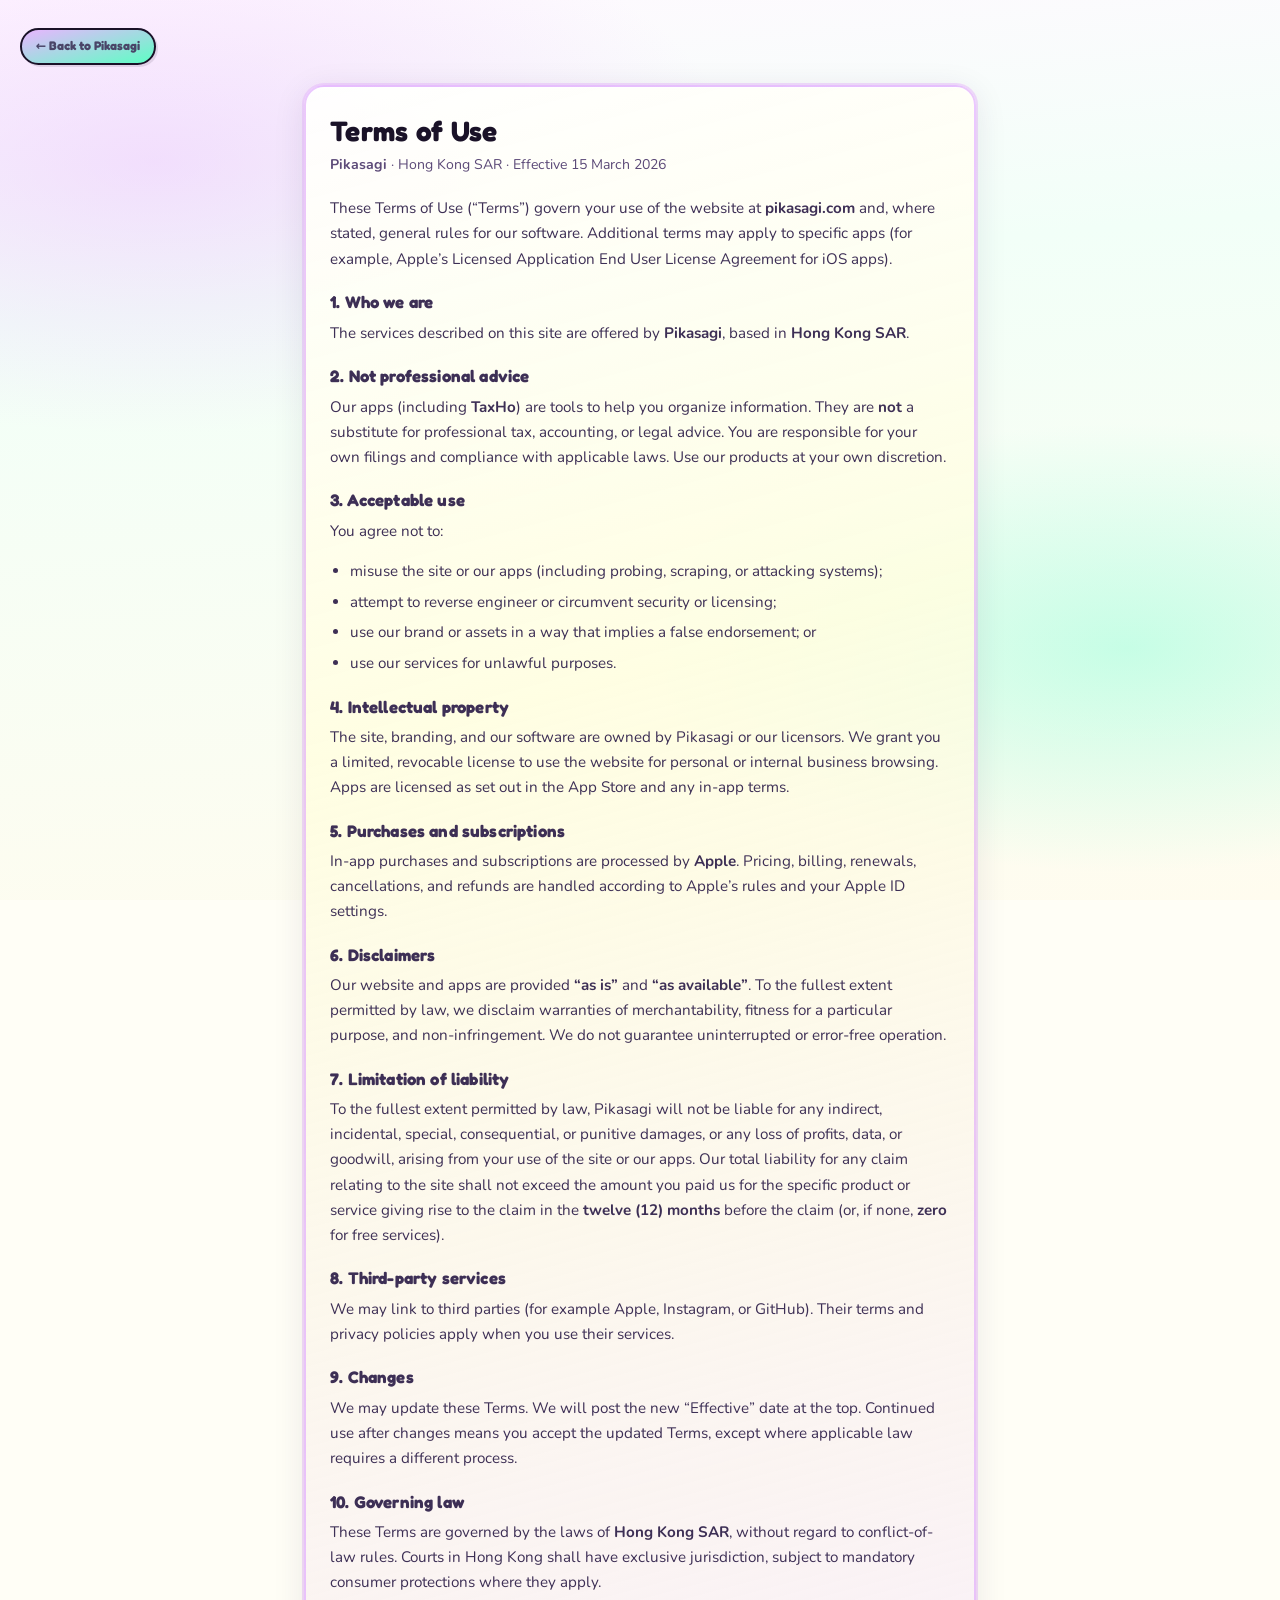
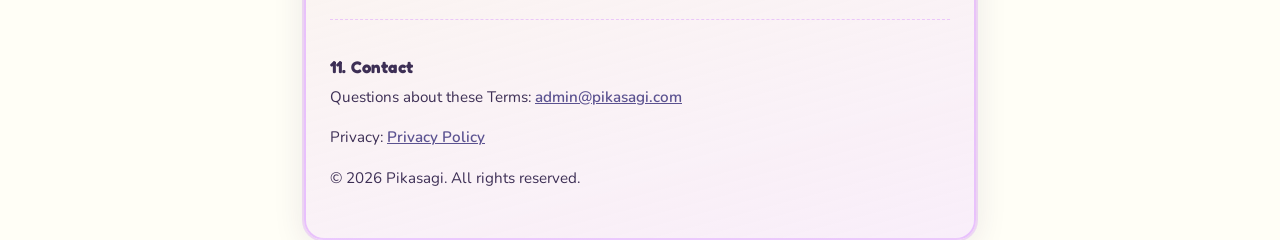
<file: terms.html>
<!DOCTYPE html>
<html lang="en">
  <head>
    <meta charset="UTF-8" />
    <meta name="viewport" content="width=device-width, initial-scale=1.0" />
    <meta
      name="description"
      content="Terms of Use for Pikasagi website and software."
    />
    <title>Terms of Use | Pikasagi</title>
    <link rel="icon" href="./image.png" type="image/png" />
    <link rel="apple-touch-icon" href="./image.png" />
    <link rel="preconnect" href="https://fonts.googleapis.com" />
    <link rel="preconnect" href="https://fonts.gstatic.com" crossorigin />
    <link
      href="https://fonts.googleapis.com/css2?family=Fredoka:wght@500;600;700&family=Nunito:wght@400;600;700&display=swap"
      rel="stylesheet"
    />
    <link rel="stylesheet" href="./styles.css" />
  </head>
  <body class="page-legal">
    <a class="legal-back" href="./index.html">← Back to Pikasagi</a>
    <article class="legal-doc">
      <h1>Terms of Use</h1>
      <p class="legal-meta">
        <strong>Pikasagi</strong> · Hong Kong SAR · Effective 15 March 2026
      </p>

      <p>
        These Terms of Use (“Terms”) govern your use of the website at
        <strong>pikasagi.com</strong> and, where stated, general rules for our
        software. Additional terms may apply to specific apps (for example,
        Apple’s Licensed Application End User License Agreement for iOS apps).
      </p>

      <h2>1. Who we are</h2>
      <p>
        The services described on this site are offered by
        <strong>Pikasagi</strong>, based in <strong>Hong Kong SAR</strong>.
      </p>

      <h2>2. Not professional advice</h2>
      <p>
        Our apps (including <strong>TaxHo</strong>) are tools to help you
        organize information. They are <strong>not</strong> a substitute for
        professional tax, accounting, or legal advice. You are responsible for
        your own filings and compliance with applicable laws. Use our products at
        your own discretion.
      </p>

      <h2>3. Acceptable use</h2>
      <p>You agree not to:</p>
      <ul>
        <li>misuse the site or our apps (including probing, scraping, or attacking systems);</li>
        <li>attempt to reverse engineer or circumvent security or licensing;</li>
        <li>use our brand or assets in a way that implies a false endorsement; or</li>
        <li>use our services for unlawful purposes.</li>
      </ul>

      <h2>4. Intellectual property</h2>
      <p>
        The site, branding, and our software are owned by Pikasagi or our
        licensors. We grant you a limited, revocable license to use the website
        for personal or internal business browsing. Apps are licensed as set out
        in the App Store and any in-app terms.
      </p>

      <h2>5. Purchases and subscriptions</h2>
      <p>
        In-app purchases and subscriptions are processed by
        <strong>Apple</strong>. Pricing, billing, renewals, cancellations, and
        refunds are handled according to Apple’s rules and your Apple ID
        settings.
      </p>

      <h2>6. Disclaimers</h2>
      <p>
        Our website and apps are provided <strong>“as is”</strong> and
        <strong>“as available”</strong>. To the fullest extent permitted by law,
        we disclaim warranties of merchantability, fitness for a particular
        purpose, and non-infringement. We do not guarantee uninterrupted or
        error-free operation.
      </p>

      <h2>7. Limitation of liability</h2>
      <p>
        To the fullest extent permitted by law, Pikasagi will not be liable for
        any indirect, incidental, special, consequential, or punitive damages, or
        any loss of profits, data, or goodwill, arising from your use of the site
        or our apps. Our total liability for any claim relating to the site
        shall not exceed the amount you paid us for the specific product or
        service giving rise to the claim in the <strong>twelve (12) months</strong>
        before the claim (or, if none, <strong>zero</strong> for free services).
      </p>

      <h2>8. Third-party services</h2>
      <p>
        We may link to third parties (for example Apple, Instagram, or GitHub).
        Their terms and privacy policies apply when you use their services.
      </p>

      <h2>9. Changes</h2>
      <p>
        We may update these Terms. We will post the new “Effective” date at the
        top. Continued use after changes means you accept the updated Terms,
        except where applicable law requires a different process.
      </p>

      <h2>10. Governing law</h2>
      <p>
        These Terms are governed by the laws of <strong>Hong Kong SAR</strong>,
        without regard to conflict-of-law rules. Courts in Hong Kong shall have
        exclusive jurisdiction, subject to mandatory consumer protections where
        they apply.
      </p>

      <div class="legal-contact">
        <h2>11. Contact</h2>
        <p>
          Questions about these Terms:
          <a href="mailto:admin@pikasagi.com">admin@pikasagi.com</a>
        </p>
        <p>
          Privacy:
          <a href="./privacy.html">Privacy Policy</a>
        </p>
        <p>© 2026 Pikasagi. All rights reserved.</p>
      </div>
    </article>
  </body>
</html>
</file>
<file: styles.css>
:root {
  /* Vibrant palette (original) — used on UI; backgrounds stay light */
  --mint: #7fffd4;
  --mint-hot: #5dffc4;
  --mint-deep: #5dffc4;
  --mint-soft: rgba(127, 255, 212, 0.42);
  --lavender: #e9b5ff;
  --lavender-hot: #d891ff;
  --lavender-deep: #d891ff;
  --lavender-soft: rgba(233, 181, 255, 0.42);
  --cream: #fffee0;
  --cream-deep: #fff8e8;
  --night: #2d1f4a;
  --night-deep: #1a1228;
  --ink-soft: #3d2f55;
  --ink-muted: #5c4a78;
  --neon-cyan: #00f5ff;
  --neon-pink: #ff4fc8;
  --neon-yellow: #fff959;
  --peach: #ffb8a8;
  --sticker-outline: #1a1228;
  --border-soft: rgba(26, 18, 40, 0.1);
  --font-display: "Fredoka", "Nunito", system-ui, sans-serif;
  --font-body: "Nunito", "Segoe UI", system-ui, sans-serif;
  --card-shadow:
    0 6px 32px rgba(45, 31, 74, 0.1),
    0 0 0 2px rgba(233, 181, 255, 0.45),
    0 1px 0 rgba(255, 255, 255, 0.9) inset;
}

* {
  box-sizing: border-box;
}

html,
body {
  margin: 0;
  padding: 0;
  width: 100%;
  height: 100%;
  scroll-behavior: smooth;
  font-family: var(--font-body);
  color: var(--ink-soft);
}

body {
  background-color: #fffef6;
  background-image:
    radial-gradient(ellipse 88% 58% at 12% 18%, var(--lavender-soft), transparent 52%),
    radial-gradient(ellipse 78% 52% at 88% 72%, var(--mint-soft), transparent 48%),
    radial-gradient(ellipse 65% 42% at 50% 100%, rgba(255, 184, 168, 0.32), transparent 44%),
    linear-gradient(175deg, #fff9ff 0%, #f2fff8 32%, #fffcef 100%);
  background-attachment: fixed;
  line-height: 1.65;
}

main {
  height: 100vh;
  overflow-y: auto;
  scroll-snap-type: y mandatory;
}

h1,
h2,
h3 {
  margin-top: 0;
  line-height: 1.15;
  font-family: var(--font-display);
  font-weight: 700;
  letter-spacing: 0.01em;
  color: var(--ink-soft);
}

h1 {
  color: var(--night-deep);
  font-size: clamp(1.65rem, 5.5vw, 2.75rem);
  margin-bottom: 0;
  text-shadow:
    2px 2px 0 #fff,
    -1px -1px 0 rgba(233, 181, 255, 0.6),
    0 0 28px rgba(255, 79, 200, 0.22);
}

.brand-pronunciation {
  display: block;
  margin-top: 0.35rem;
  font-family: var(--font-body);
  font-size: 0.82rem;
  font-weight: 700;
  letter-spacing: 0.04em;
  color: var(--ink-muted);
}

h2,
h3 {
  text-shadow: 1px 1px 0 rgba(255, 255, 255, 0.9);
}

h2 {
  font-size: clamp(1.35rem, 3.8vw, 2rem);
  margin-bottom: 0.75rem;
}

h3 {
  font-size: 1.05rem;
  margin-bottom: 0.45rem;
}

p {
  margin-top: 0;
}

.slide {
  position: relative;
  min-height: 100vh;
  padding: 2.5rem 1.5rem;
  display: grid;
  place-items: center;
  scroll-snap-align: start;
  overflow: hidden;
  background: linear-gradient(
    168deg,
    rgba(255, 255, 255, 0.97) 0%,
    rgba(210, 255, 238, 0.35) 48%,
    rgba(248, 235, 255, 0.5) 100%
  );
}

.slide:nth-child(2) {
  background: linear-gradient(
    168deg,
    rgba(255, 255, 255, 0.96) 0%,
    rgba(245, 230, 255, 0.42) 50%,
    rgba(255, 252, 232, 0.55) 100%
  );
}

.slide:nth-child(3) {
  background: linear-gradient(
    168deg,
    rgba(252, 248, 255, 0.95) 0%,
    rgba(200, 255, 236, 0.32) 45%,
    rgba(255, 250, 240, 0.65) 100%
  );
}

.slide:nth-child(4) {
  background: linear-gradient(
    168deg,
    rgba(240, 255, 248, 0.5) 0%,
    rgba(255, 245, 252, 0.45) 45%,
    rgba(255, 254, 235, 0.85) 100%
  );
}

.slide::before {
  content: "";
  position: absolute;
  inset: 0;
  background-image: linear-gradient(
      rgba(90, 86, 120, 0.04) 1px,
      transparent 1px
    ),
    linear-gradient(90deg, rgba(90, 86, 120, 0.04) 1px, transparent 1px);
  background-size: 20px 20px;
  pointer-events: none;
  opacity: 0.4;
}

.slide:nth-child(1)::after,
.slide:nth-child(2)::after,
.slide:nth-child(3)::after,
.slide:nth-child(4)::after {
  content: "";
  position: absolute;
  width: min(520px, 90vw);
  height: min(520px, 90vw);
  border-radius: 50%;
  filter: blur(80px);
  opacity: 0.45;
  pointer-events: none;
  z-index: 0;
}

.slide:nth-child(1)::after {
  background: radial-gradient(circle, var(--mint-soft), transparent 68%);
  top: -15%;
  right: -10%;
  opacity: 0.65;
}

.slide:nth-child(2)::after {
  background: radial-gradient(circle, var(--lavender-soft), transparent 68%);
  bottom: -20%;
  left: -15%;
  opacity: 0.65;
}

.slide:nth-child(3)::after {
  background: radial-gradient(
    circle,
    rgba(255, 184, 168, 0.5),
    transparent 70%
  );
  top: 10%;
  left: 50%;
  transform: translateX(-50%);
  opacity: 0.55;
}

.slide:nth-child(4)::after {
  background: radial-gradient(
    circle,
    rgba(0, 245, 255, 0.2),
    transparent 70%
  );
  bottom: -10%;
  right: 5%;
  opacity: 0.5;
}

.content-card {
  position: relative;
  z-index: 1;
  width: min(900px, 95%);
  padding: 2.5rem;
  border-radius: 24px;
  border: 2px solid rgba(216, 145, 255, 0.5);
  background: linear-gradient(
    165deg,
    rgba(255, 255, 255, 0.96) 0%,
    rgba(255, 254, 224, 0.88) 28%,
    rgba(180, 255, 230, 0.38) 58%,
    rgba(241, 220, 255, 0.55) 100%
  );
  box-shadow: var(--card-shadow);
  backdrop-filter: blur(10px);
}

.content-card > * {
  position: relative;
  z-index: 1;
}

.content-card::before {
  content: "";
  position: absolute;
  inset: 0;
  border-radius: 24px;
  pointer-events: none;
  background: linear-gradient(
    180deg,
    rgba(255, 255, 255, 0.5) 0%,
    transparent 38%
  );
  opacity: 1;
}

.content-card--hero::after {
  content: "✦";
  position: absolute;
  top: 0.35rem;
  right: 1.35rem;
  z-index: 2;
  font-size: 1.35rem;
  line-height: 1;
  color: var(--neon-pink);
  opacity: 0.9;
  text-shadow: 0 0 16px rgba(255, 79, 200, 0.45);
  pointer-events: none;
  animation: star-wiggle 4s ease-in-out infinite;
}

.content-card--hangout .hangout-header {
  display: flex;
  align-items: center;
  gap: 1.1rem;
  margin-bottom: 1.25rem;
}

.content-card--hangout .hangout-header-text h2 {
  margin-bottom: 0;
}

.content-card--hangout .hangout-header .eyebrow {
  margin-bottom: 0.35rem;
}

.brand-avatar {
  width: 80px;
  height: 80px;
  border-radius: 50%;
  object-fit: cover;
  border: 3px solid var(--sticker-outline);
  box-shadow:
    3px 3px 0 rgba(26, 18, 40, 0.1),
    0 0 20px rgba(233, 181, 255, 0.45);
  flex-shrink: 0;
}

.hangout-pill-list {
  list-style: none;
  margin: 1rem 0 0;
  padding: 0;
  display: flex;
  flex-wrap: wrap;
  gap: 0.5rem;
}

.hangout-pill-list li {
  margin: 0;
  padding: 0.35rem 0.75rem;
  font-size: 0.82rem;
  font-weight: 700;
  color: var(--sticker-outline);
  background: linear-gradient(100deg, rgba(255, 255, 255, 0.9), var(--mint));
  border: 2px solid var(--sticker-outline);
  border-radius: 999px;
  box-shadow: 2px 2px 0 rgba(26, 18, 40, 0.08);
}

@keyframes star-wiggle {
  0%,
  100% {
    transform: rotate(-8deg) scale(1);
  }
  50% {
    transform: rotate(8deg) scale(1.08);
  }
}

.title-stack {
  position: relative;
  z-index: 1;
  margin-bottom: 1rem;
}

.builder-tagline {
  margin: 0.85rem 0 0;
  font-family: var(--font-body);
  font-size: 1.05rem;
  font-weight: 600;
  font-style: italic;
  color: var(--ink-muted);
  letter-spacing: 0.01em;
  line-height: 1.4;
}

.tag-badge {
  display: inline-block;
  margin: 0.65rem 0 0;
  padding: 0.38rem 0.9rem;
  font-family: var(--font-display);
  font-size: 0.74rem;
  font-weight: 700;
  letter-spacing: 0.06em;
  text-transform: uppercase;
  color: var(--sticker-outline);
  background: linear-gradient(100deg, var(--neon-yellow), var(--mint-hot));
  border: 2px solid var(--sticker-outline);
  border-radius: 999px;
  box-shadow:
    3px 3px 0 rgba(26, 18, 40, 0.12),
    0 0 20px rgba(255, 79, 200, 0.2);
}

.name-origin {
  position: relative;
  z-index: 1;
  padding: 0.85rem 1rem;
  margin: 0 0 1rem;
  border-radius: 14px;
  border: 2px dashed rgba(216, 145, 255, 0.65);
  background: rgba(255, 255, 255, 0.72);
  font-size: 0.98rem;
}

.meta-line {
  margin: 0 0 0.25rem;
}

.birthday-note {
  margin: 0 0 1rem;
  font-size: 0.95rem;
  font-weight: 600;
  color: var(--ink-muted);
  letter-spacing: 0.02em;
}

.meta-pill {
  display: inline-block;
  padding: 0.25rem 0.65rem;
  font-family: var(--font-display);
  font-size: 0.62rem;
  font-weight: 700;
  letter-spacing: 0.08em;
  color: #fff;
  background: linear-gradient(95deg, var(--neon-pink), var(--lavender-hot));
  border: 2px solid var(--sticker-outline);
  border-radius: 999px;
  box-shadow:
    2px 2px 0 rgba(26, 18, 40, 0.12),
    0 0 16px rgba(255, 79, 200, 0.25);
}

.eyebrow {
  position: relative;
  z-index: 1;
  display: inline-block;
  margin-bottom: 0.5rem;
  text-transform: uppercase;
  letter-spacing: 0.12em;
  font-size: 0.65rem;
  font-weight: 700;
  font-family: var(--font-display);
  color: var(--sticker-outline);
  padding: 0.28rem 0.55rem;
  background: var(--neon-cyan);
  border: 2px solid var(--sticker-outline);
  border-radius: 999px;
  box-shadow: 2px 2px 0 rgba(26, 18, 40, 0.1);
}

.button {
  position: relative;
  z-index: 1;
  display: inline-block;
  margin-top: 1rem;
  padding: 0.72rem 1.3rem;
  border-radius: 999px;
  text-decoration: none;
  font-family: var(--font-display);
  font-size: 0.74rem;
  color: #fff;
  background: linear-gradient(180deg, var(--neon-pink) 0%, #e020a0 100%);
  border: 2px solid var(--sticker-outline);
  box-shadow:
    3px 3px 0 rgba(26, 18, 40, 0.14),
    0 0 28px rgba(255, 79, 200, 0.3);
  transition: transform 0.18s ease, box-shadow 0.18s ease;
}

.button:hover {
  transform: translateY(-2px);
  box-shadow:
    4px 4px 0 rgba(26, 18, 40, 0.12),
    0 0 36px rgba(0, 245, 255, 0.22);
}

.project-grid {
  display: grid;
  grid-template-columns: repeat(auto-fit, minmax(180px, 1fr));
  gap: 1rem;
}

.project-tile {
  position: relative;
  z-index: 1;
  padding: 0.6rem;
  border-radius: 18px;
  border: 2px solid rgba(216, 145, 255, 0.55);
  background: linear-gradient(
    160deg,
    rgba(255, 255, 255, 0.95) 0%,
    var(--mint) 38%,
    var(--lavender) 100%
  );
  box-shadow:
    0 4px 18px rgba(45, 31, 74, 0.08),
    inset 0 2px 0 rgba(255, 255, 255, 0.8);
  transition: transform 0.2s ease, box-shadow 0.2s ease;
}

.project-tile:hover {
  transform: translateY(-3px) rotate(-0.3deg);
  box-shadow:
    0 10px 22px rgba(45, 31, 74, 0.11),
    inset 0 2px 0 rgba(255, 255, 255, 0.8);
}

.project-tile::after {
  content: "✦";
  position: absolute;
  top: 0.45rem;
  right: 0.7rem;
  color: var(--neon-pink);
  font-size: 0.9rem;
  opacity: 0;
  transform: scale(0.8);
  transition: opacity 0.25s ease, transform 0.25s ease;
  pointer-events: none;
}

.project-tile:hover::after,
.project-tile.is-open::after {
  opacity: 0.95;
  transform: scale(1);
}

.project-tile a {
  color: #4a2d6e;
  font-weight: 700;
}

.project-tile a:hover {
  color: var(--neon-pink);
}

.project-grid--split {
  grid-template-columns: minmax(0, 1.25fr) minmax(0, 1fr);
  align-items: stretch;
}

@media (max-width: 640px) {
  .project-grid--split {
    grid-template-columns: 1fr;
  }
}

.product-title {
  margin: 0 0 0.5rem;
  font-size: 1.2rem;
  display: block;
}

.product-title--static {
  font-family: var(--font-display);
  font-weight: 700;
  letter-spacing: 0.01em;
  color: var(--ink-soft);
  text-shadow: 1px 1px 0 rgba(255, 255, 255, 0.9);
  padding: 0.15rem 0.55rem 0;
}

.toggle-hint--static {
  margin-top: 0;
  margin-bottom: 0.65rem;
  padding: 0 0.55rem;
}

.project-tile--soon p + p {
  margin-top: 0.65rem;
}

.project-toggle {
  display: block;
  width: 100%;
  text-align: left;
  background: transparent;
  border: none;
  padding: 0.45rem 0.55rem 0.3rem;
  cursor: pointer;
  color: inherit;
  font: inherit;
}

.project-toggle:focus-visible {
  outline: 2px dashed var(--neon-pink);
  outline-offset: 4px;
  border-radius: 12px;
}

.toggle-eyebrow {
  display: inline-block;
  margin-bottom: 0.35rem;
  padding: 0.16rem 0.48rem;
  border-radius: 999px;
  font-family: var(--font-display);
  font-size: 0.56rem;
  letter-spacing: 0.08em;
  text-transform: uppercase;
  color: #503265;
  background: rgba(255, 255, 255, 0.72);
}

.toggle-hint {
  display: block;
  margin-top: 0.15rem;
  color: var(--ink-muted);
  font-size: 0.9rem;
  font-weight: 600;
}

.product-title a,
.project-detail a {
  color: inherit;
  text-decoration: none;
  border-bottom: 3px solid var(--neon-pink);
  transition: color 0.15s ease, border-color 0.15s ease;
}

.product-title a:hover,
.project-detail a:hover {
  color: var(--neon-pink);
  border-bottom-color: var(--lavender-hot);
}

.project-detail {
  max-height: 0;
  overflow: hidden;
  opacity: 0;
  transform: translateY(-4px);
  transition:
    max-height 0.36s ease,
    opacity 0.22s ease,
    transform 0.24s ease;
}

.project-detail > p,
.project-detail > ul {
  margin-left: 0.55rem;
  margin-right: 0.55rem;
}

.project-tile.is-open .project-detail {
  max-height: 920px;
  opacity: 1;
  transform: translateY(0);
}

.click-sparkle {
  position: absolute;
  z-index: 2;
  color: var(--neon-pink);
  font-size: 1rem;
  pointer-events: none;
  animation: sparkle-pop 0.7s ease forwards;
}

@keyframes sparkle-pop {
  from {
    opacity: 0.9;
    transform: translate(-50%, 0) scale(0.65) rotate(-12deg);
  }
  to {
    opacity: 0;
    transform: translate(-50%, -20px) scale(1.25) rotate(12deg);
  }
}

.price-label {
  margin: 1rem 0 0.35rem;
  font-family: var(--font-display);
  font-size: 0.6rem;
  letter-spacing: 0.1em;
  text-transform: uppercase;
  color: var(--ink-muted);
}

.price-list {
  list-style: none;
  padding: 0;
  margin: 0 0 0.85rem;
  font-size: 0.95rem;
}

.price-list li + li {
  margin-top: 0.35rem;
}

.version-line {
  display: flex;
  flex-wrap: wrap;
  align-items: center;
  gap: 0.5rem 0.75rem;
  margin: 0 0 0.5rem;
}

.version-badge {
  display: inline-block;
  padding: 0.2rem 0.55rem;
  font-family: var(--font-display);
  font-size: 0.68rem;
  font-weight: 700;
  letter-spacing: 0.06em;
  color: var(--sticker-outline);
  background: var(--neon-yellow);
  border: 2px solid var(--sticker-outline);
  border-radius: 6px;
  box-shadow: 2px 2px 0 rgba(26, 18, 40, 0.1);
}

.version-caption {
  font-size: 0.88rem;
  font-weight: 600;
  color: var(--ink-muted);
}

.changelog-list {
  list-style: none;
  padding: 0;
  margin: 0 0 0.85rem;
  font-size: 0.92rem;
  line-height: 1.55;
}

.changelog-list li {
  margin: 0;
  padding: 0.55rem 0.65rem;
  border-radius: 10px;
  background: rgba(255, 255, 255, 0.55);
  border: 1px solid rgba(216, 145, 255, 0.35);
}

.changelog-list li + li {
  margin-top: 0.45rem;
}

.project-tile--soon {
  padding: 1.05rem 1.1rem;
  background: linear-gradient(
    165deg,
    rgba(255, 255, 255, 0.9) 0%,
    rgba(233, 181, 255, 0.35) 50%,
    rgba(127, 255, 212, 0.28) 100%
  );
}

.project-toggle .soon-badge {
  margin-top: 0.7rem;
}

.soon-badge {
  display: inline-block;
  margin: 0.75rem 0 0;
  padding: 0.32rem 0.65rem;
  font-family: var(--font-display);
  font-size: 0.58rem;
  font-weight: 700;
  letter-spacing: 0.1em;
  text-transform: uppercase;
  color: var(--sticker-outline);
  background: var(--neon-yellow);
  border: 2px solid var(--sticker-outline);
  border-radius: 999px;
  box-shadow: 2px 2px 0 rgba(26, 18, 40, 0.1);
}

.link-list {
  list-style: none;
  padding: 0;
  margin: 0;
}

.link-list li + li {
  margin-top: 0.45rem;
}

.link-list a {
  color: #5b5290;
  font-weight: 600;
  text-decoration: none;
  border-bottom: 1px dashed rgba(91, 82, 144, 0.35);
}

.link-list a:hover {
  color: var(--neon-pink);
  border-bottom-color: rgba(255, 79, 200, 0.45);
}

.slide-nav {
  position: fixed;
  right: 1.2rem;
  top: 50%;
  transform: translateY(-50%);
  z-index: 10;
  display: flex;
  flex-direction: column;
  gap: 0.55rem;
}

.dot {
  width: 12px;
  height: 12px;
  border-radius: 4px;
  border: 2px solid #fff;
  background: rgba(233, 181, 255, 0.75);
  box-shadow: 2px 2px 0 rgba(26, 18, 40, 0.1);
  transition: background 0.2s ease, box-shadow 0.2s ease, transform 0.2s ease;
}

.dot.active {
  background: var(--neon-yellow);
  border-color: var(--sticker-outline);
  box-shadow:
    2px 2px 0 rgba(26, 18, 40, 0.12),
    0 0 14px rgba(255, 79, 200, 0.35);
  transform: scale(1.12);
}

.glow {
  position: absolute;
  border-radius: 50%;
  filter: blur(40px);
  pointer-events: none;
  z-index: 0;
  animation: float-glow 12s ease-in-out infinite;
}

.glow--mint {
  width: 180px;
  height: 180px;
  left: 12%;
  top: 22%;
  background: rgba(127, 255, 212, 0.5);
  animation-delay: 0s;
}

.glow--lavender {
  width: 220px;
  height: 220px;
  right: 8%;
  bottom: 18%;
  background: rgba(233, 181, 255, 0.48);
  animation-delay: -4s;
}

@keyframes float-glow {
  0%,
  100% {
    transform: translate(0, 0) scale(1);
    opacity: 0.85;
  }
  50% {
    transform: translate(12px, -10px) scale(1.05);
    opacity: 1;
  }
}

.pixel-cloud {
  position: absolute;
  width: 108px;
  height: 72px;
  opacity: 0.42;
  image-rendering: pixelated;
  background-size: 12px 12px;
  background-image:
    linear-gradient(var(--cream) 100%, transparent 0),
    linear-gradient(90deg, var(--cream) 100%, transparent 0);
  filter: drop-shadow(0 0 14px rgba(233, 181, 255, 0.65));
  z-index: 0;
}

.cloud-one {
  left: 8%;
  top: 16%;
}

.cloud-two {
  right: 13%;
  bottom: 18%;
}

@media (max-width: 700px) {
  .slide-nav {
    right: 0.6rem;
  }

  .content-card {
    padding: 1.35rem;
  }

  .content-card--hangout .hangout-header {
    flex-direction: column;
    align-items: flex-start;
    text-align: left;
  }

  .brand-avatar {
    width: 72px;
    height: 72px;
  }
}

.site-footer {
  margin-top: 1.75rem;
  padding-top: 1.25rem;
  border-top: 1px dashed rgba(216, 145, 255, 0.45);
  text-align: center;
}

.footer-company,
.footer-legal,
.footer-copy {
  margin: 0 0 0.45rem;
  font-size: 0.88rem;
  color: var(--ink-muted);
}

.footer-legal {
  margin-bottom: 0.35rem;
}

.footer-legal a,
.footer-copy a {
  color: #5b5290;
  font-weight: 600;
  text-decoration: none;
  border-bottom: 1px dashed rgba(91, 82, 144, 0.35);
}

.footer-legal a:hover {
  color: var(--neon-pink);
}

.footer-copy {
  margin-bottom: 0;
  font-size: 0.82rem;
}

.page-legal {
  min-height: 100vh;
  margin: 0;
  padding: 1.75rem 1.25rem 3rem;
  background-color: #fffef6;
  background-image:
    radial-gradient(ellipse 88% 58% at 12% 18%, var(--lavender-soft), transparent 52%),
    radial-gradient(ellipse 78% 52% at 88% 72%, var(--mint-soft), transparent 48%),
    linear-gradient(175deg, #fff9ff 0%, #f2fff8 32%, #fffcef 100%);
  background-attachment: fixed;
}

.legal-back {
  display: inline-block;
  margin-bottom: 1.25rem;
  font-family: var(--font-display);
  font-size: 0.78rem;
  font-weight: 700;
  color: #4a4568;
  text-decoration: none;
  padding: 0.4rem 0.85rem;
  border-radius: 999px;
  border: 2px solid var(--sticker-outline);
  background: linear-gradient(165deg, var(--lavender) 0%, var(--mint-deep) 100%);
  box-shadow: 2px 2px 0 rgba(26, 18, 40, 0.1);
}

.legal-back:hover {
  transform: translateY(-1px);
}

.legal-doc {
  max-width: 42rem;
  margin: 0 auto;
  padding: 1.75rem 1.5rem 2rem;
  border-radius: 20px;
  border: 2px solid rgba(216, 145, 255, 0.5);
  background: linear-gradient(
    165deg,
    rgba(255, 255, 255, 0.96) 0%,
    rgba(255, 254, 224, 0.88) 35%,
    rgba(241, 220, 255, 0.45) 100%
  );
  box-shadow: var(--card-shadow);
  color: var(--ink-soft);
  line-height: 1.65;
}

.legal-doc h1 {
  font-size: clamp(1.35rem, 4vw, 1.75rem);
  margin-bottom: 0.35rem;
  color: var(--night-deep);
  text-shadow: none;
}

.legal-doc .legal-meta {
  margin: 0 0 1.25rem;
  font-size: 0.88rem;
  color: var(--ink-muted);
}

.legal-doc h2 {
  font-size: 1.05rem;
  margin: 1.35rem 0 0.5rem;
  text-shadow: none;
}

.legal-doc h3 {
  font-size: 0.95rem;
  font-family: var(--font-display);
  font-weight: 700;
  margin: 1rem 0 0.4rem;
  color: var(--ink-soft);
  text-shadow: none;
}

.legal-doc p,
.legal-doc li {
  font-size: 0.95rem;
}

.legal-doc ul {
  margin: 0.5rem 0 0;
  padding-left: 1.25rem;
}

.legal-doc li + li {
  margin-top: 0.35rem;
}

.legal-doc a {
  color: #5b5290;
  font-weight: 600;
}

.legal-doc .legal-contact {
  margin-top: 1.5rem;
  padding-top: 1rem;
  border-top: 1px dashed rgba(216, 145, 255, 0.45);
  font-size: 0.9rem;
}

@media (prefers-reduced-motion: reduce) {
  html {
    scroll-behavior: auto;
  }

  .glow {
    animation: none;
  }

  .content-card--hero::after {
    animation: none;
  }

  .button {
    transition: none;
  }

  .legal-back:hover {
    transform: none;
  }
}
</file>
